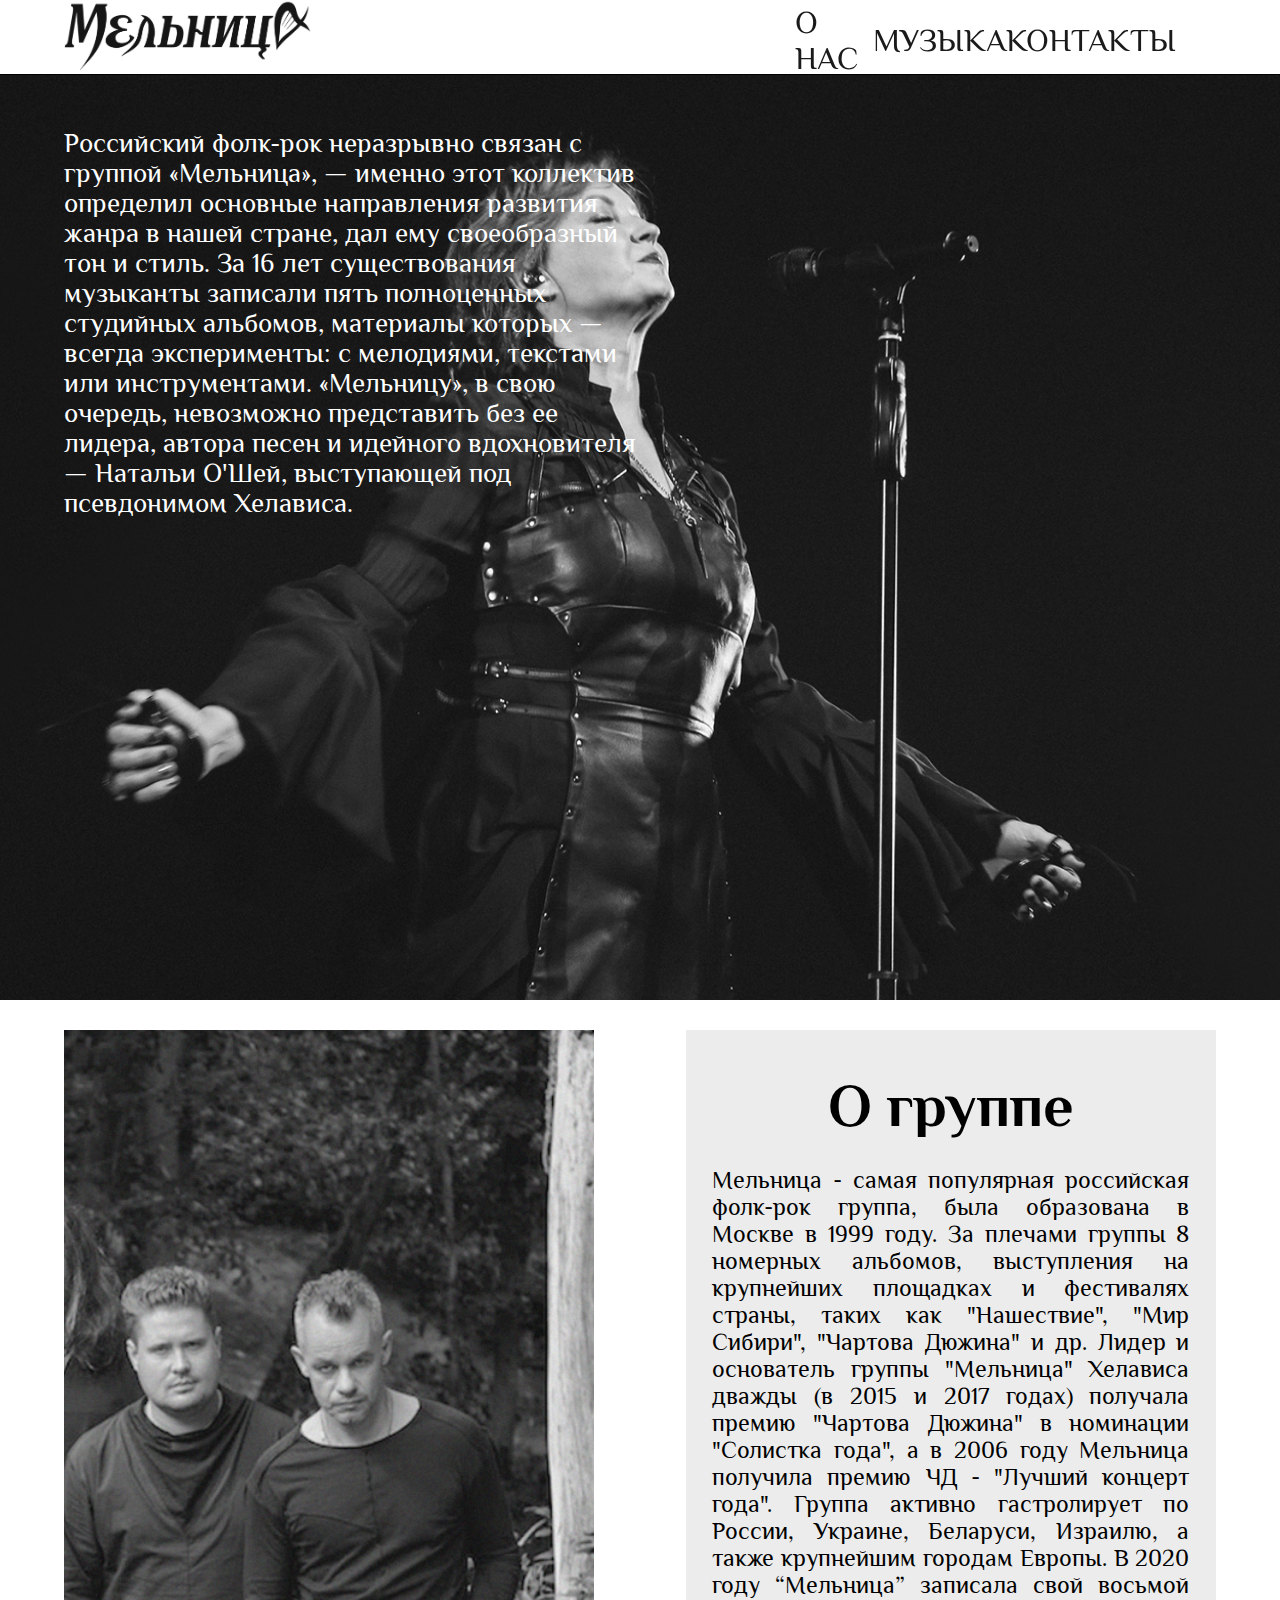
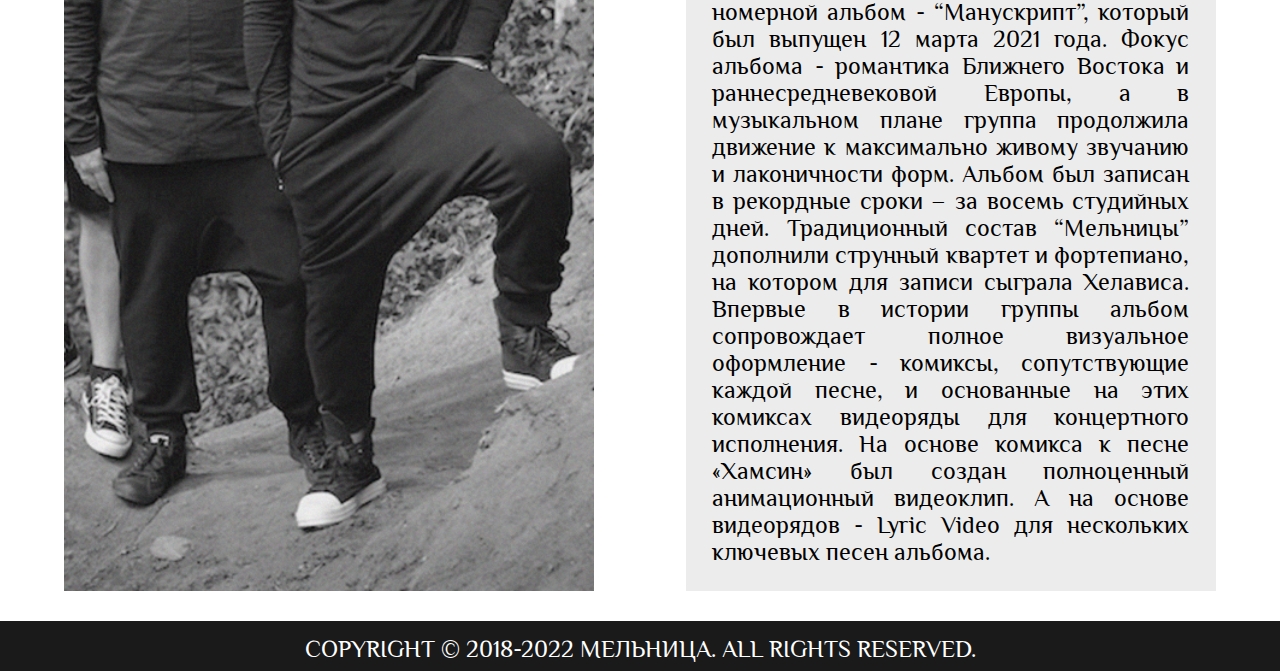
<file: index.html>
<!DOCTYPE html>
<html lang="en">
<head>
    <meta charset="UTF-8">
    <link rel="stylesheet" href="main.css">
    <title>Document</title>
    <link rel="preconnect" href="https://fonts.googleapis.com">
    <link rel="preconnect" href="https://fonts.gstatic.com" crossorigin>
    <link href="https://fonts.googleapis.com/css2?family=Philosopher:wght@400;700&display=swap" rel="stylesheet">
</head>
<body>
    

<div class="header">
    <a href="index.html"><img src="img/logo.png" height = "70px"></a>
    <div class="nav">
        <a href="about.html">о нас</a>
        <a href="music.html">музыка</a>
        <a href="contacts.html">контакты</a>
    </div>  
</div>

<div class="intro">
    <div class="textBlock">
        <p>Российский фолк-рок неразрывно связан с группой «Мельница», — именно этот коллектив определил основные направления развития жанра в нашей стране, дал ему своеобразный тон и стиль. За 16 лет существования музыканты записали пять полноценных студийных альбомов, материалы которых — всегда эксперименты: с мелодиями, текстами или инструментами. «Мельницу», в свою очередь, невозможно представить без ее лидера, автора песен и идейного вдохновителя — Натальи О'Шей, выступающей под псевдонимом Хелависа.
        </p>
        </div>
</div>

<div class="block">
    <div class="imgBox"></div>
    <div class="textBlock2">
        <h1>О группе</h1>
        <p>Мельница - самая популярная российская фолк-рок группа, была образована в Москве в 1999 году. За плечами группы 8 номерных альбомов, выступления на крупнейших площадках и фестивалях страны, таких как "Нашествие", "Мир Сибири", "Чартова Дюжина" и др. Лидер и основатель группы "Мельница" Хелависа дважды (в 2015 и 2017 годах) получала премию "Чартова Дюжина" в номинации "Солистка года", а в 2006 году Мельница получила премию ЧД - "Лучший концерт года". Группа активно гастролирует по России, Украине, Беларуси, Израилю, а также крупнейшим городам Европы. В 2020 году “Мельница” записала свой восьмой номерной альбом - “Манускрипт”, который был выпущен 12 марта 2021 года. Фокус альбома - романтика Ближнего Востока и раннесредневековой Европы, а в музыкальном плане группа продолжила движение к максимально живому звучанию и лаконичности форм. Альбом был записан в рекордные сроки – за восемь студийных дней. Традиционный состав “Мельницы” дополнили струнный квартет и фортепиано, на котором для записи сыграла Хелависа. Впервые в истории группы альбом сопровождает полное визуальное оформление - комиксы, сопутствующие каждой песне, и основанные на этих комиксах видеоряды для концертного исполнения. На основе комикса к песне «Хамсин» был создан полноценный анимационный видеоклип. А на основе видеорядов - Lyric Video для нескольких ключевых песен альбома.</p>
    </div>
</div>

<div class="outro">
    <p>COPYRIGHT © 2018-2022 МЕЛЬНИЦА. ALL RIGHTS RESERVED.</p>
</div>
</body>
</html>
</file>
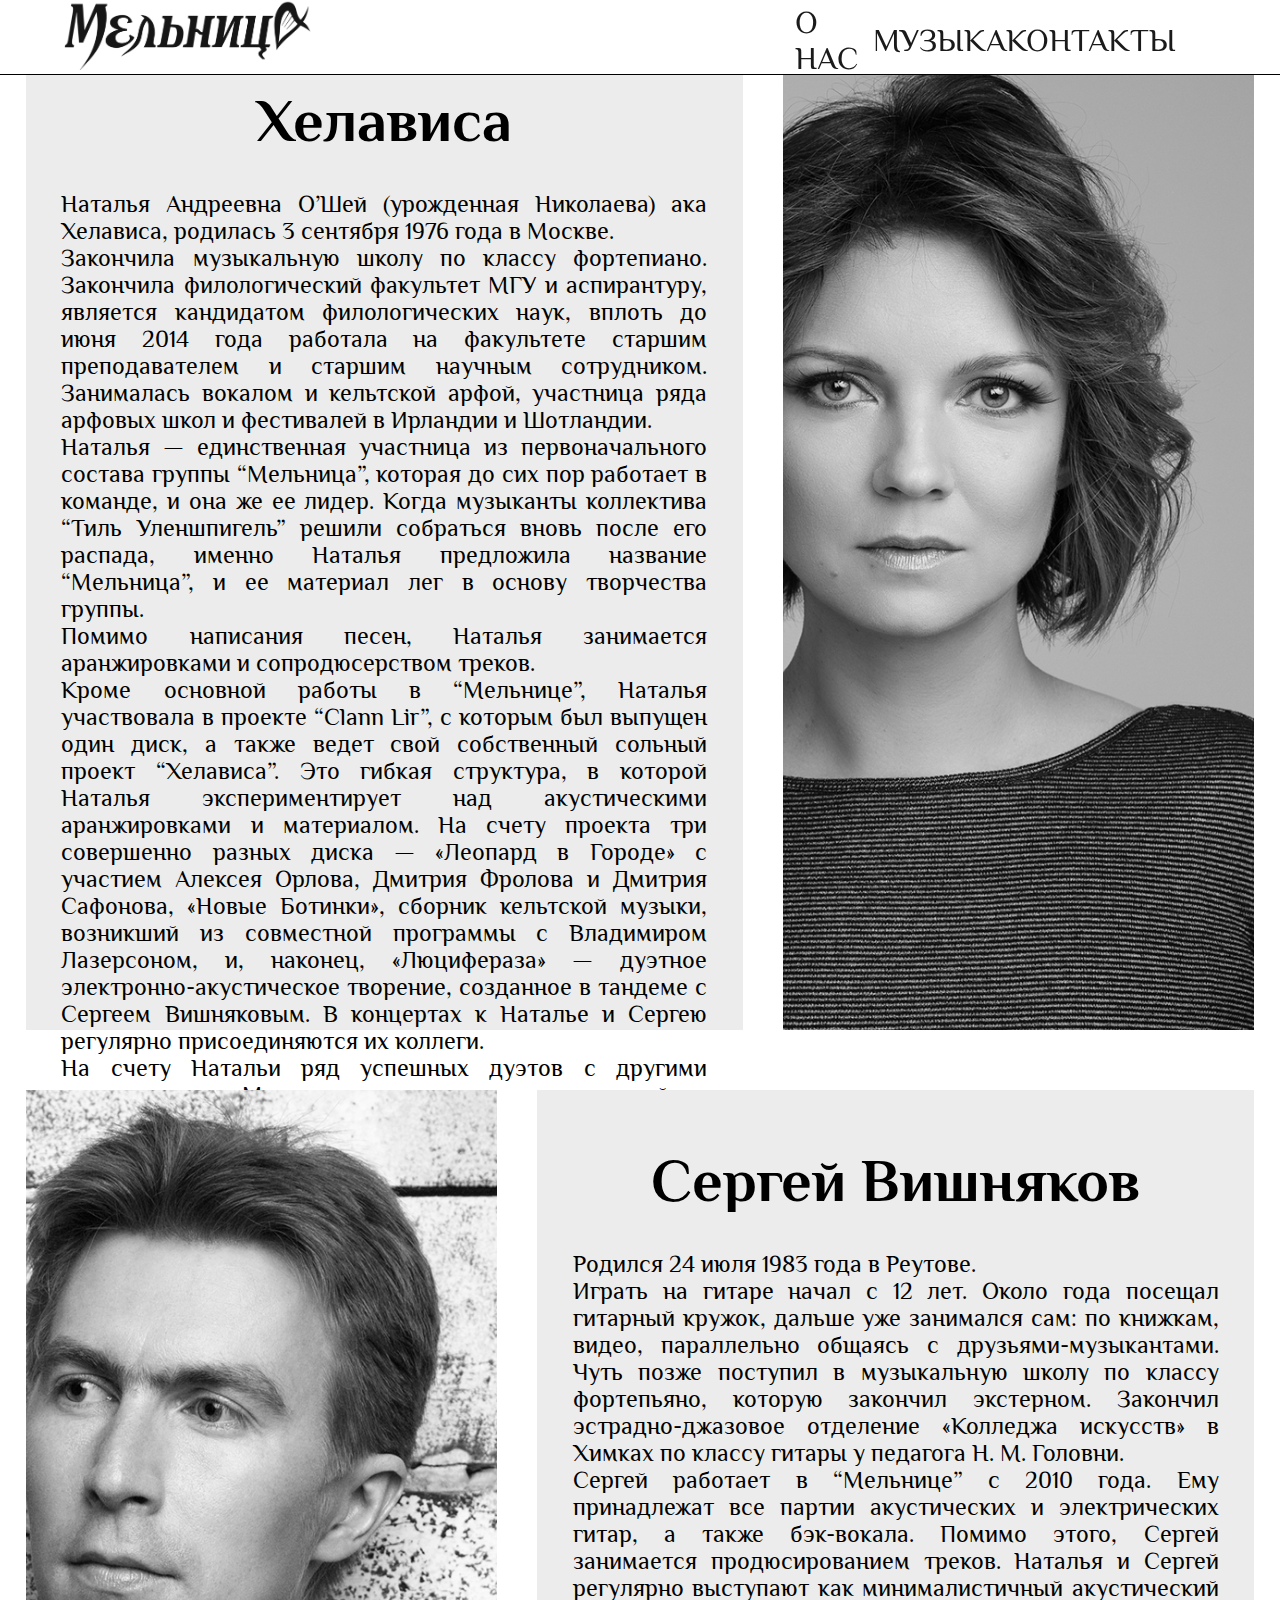
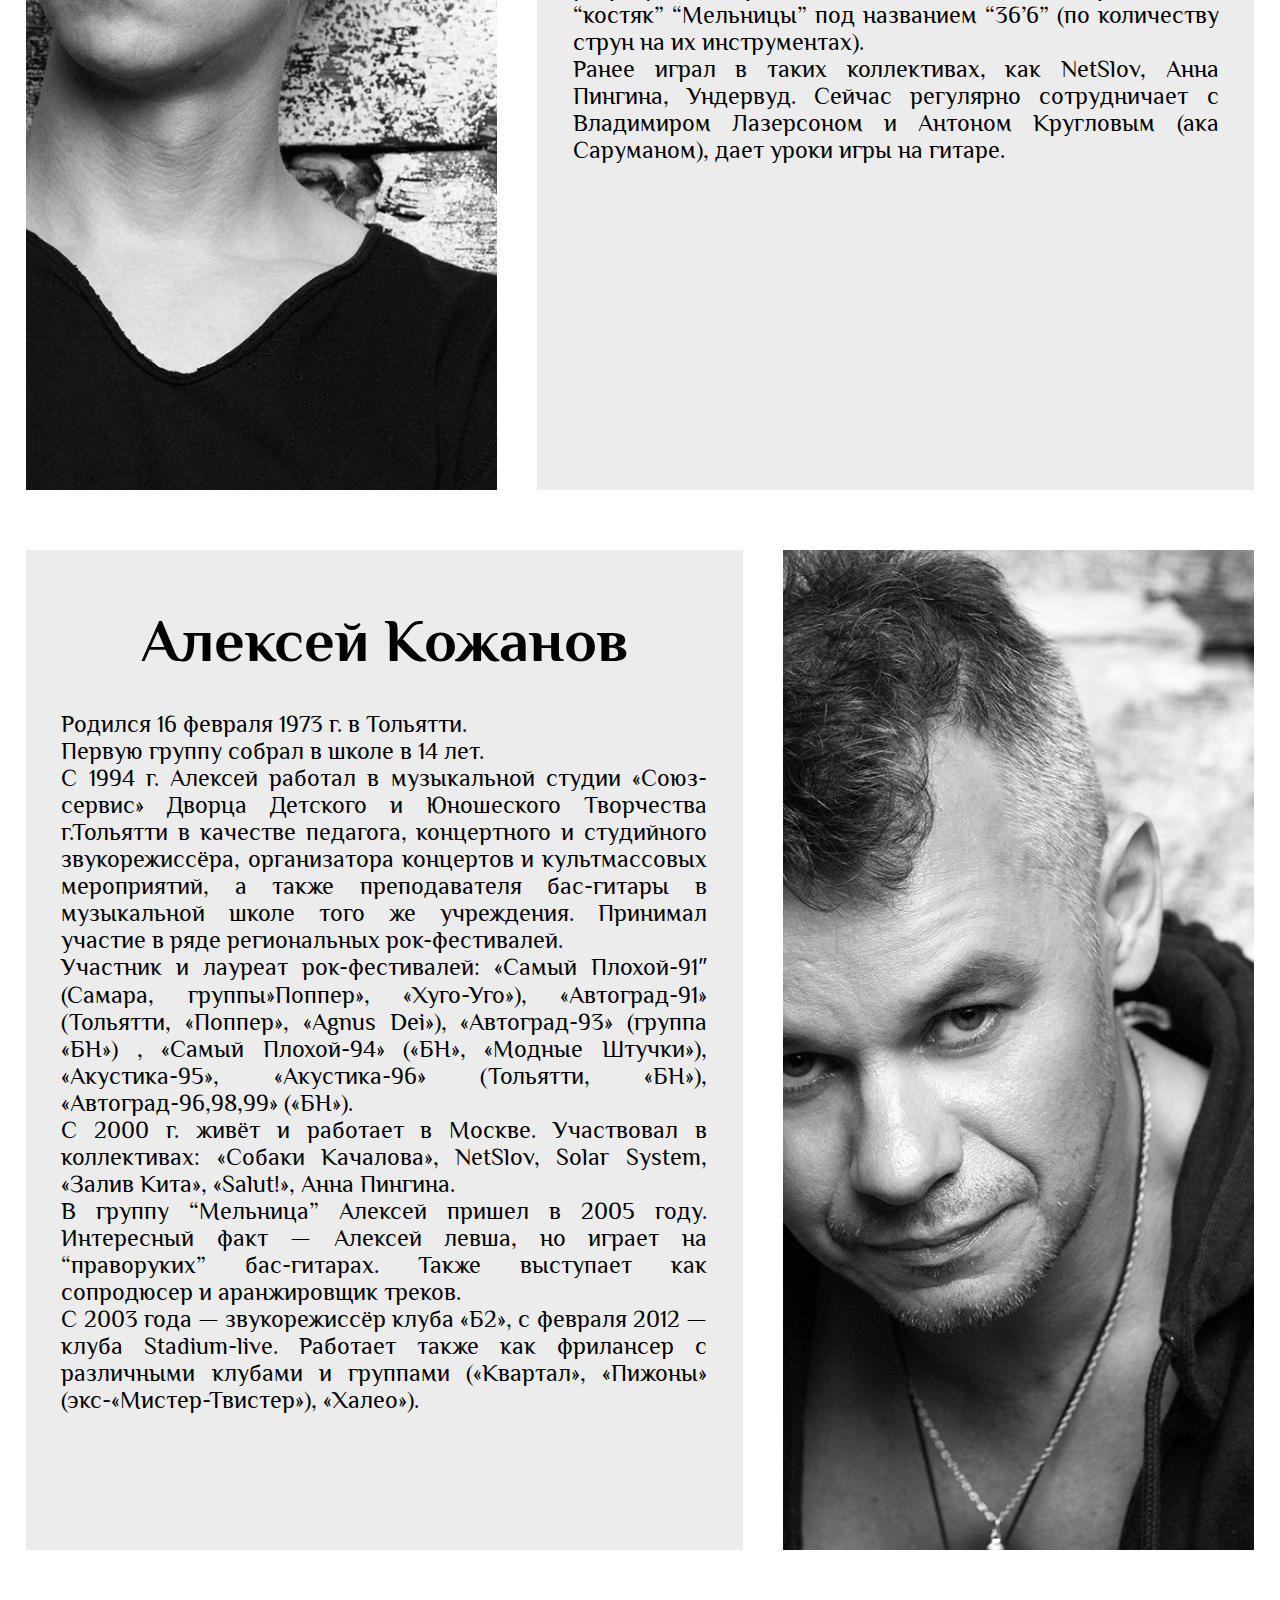
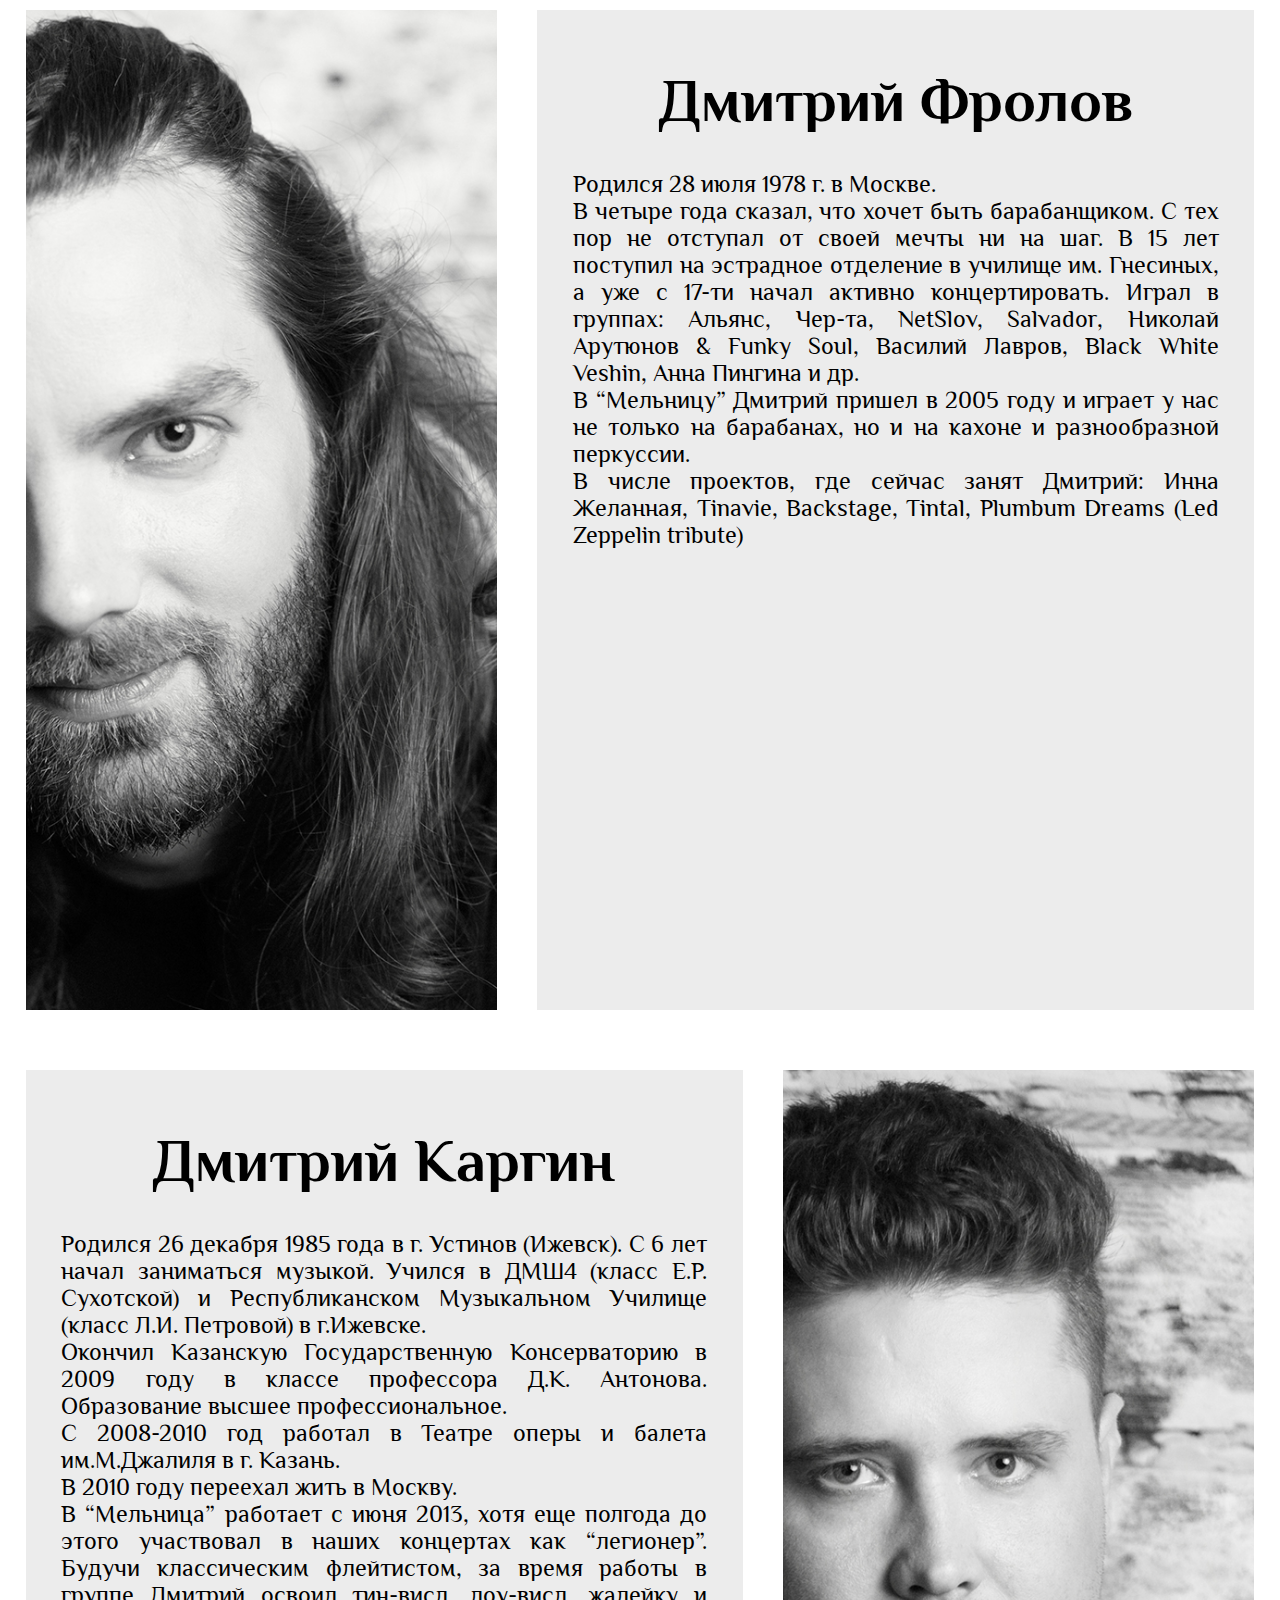
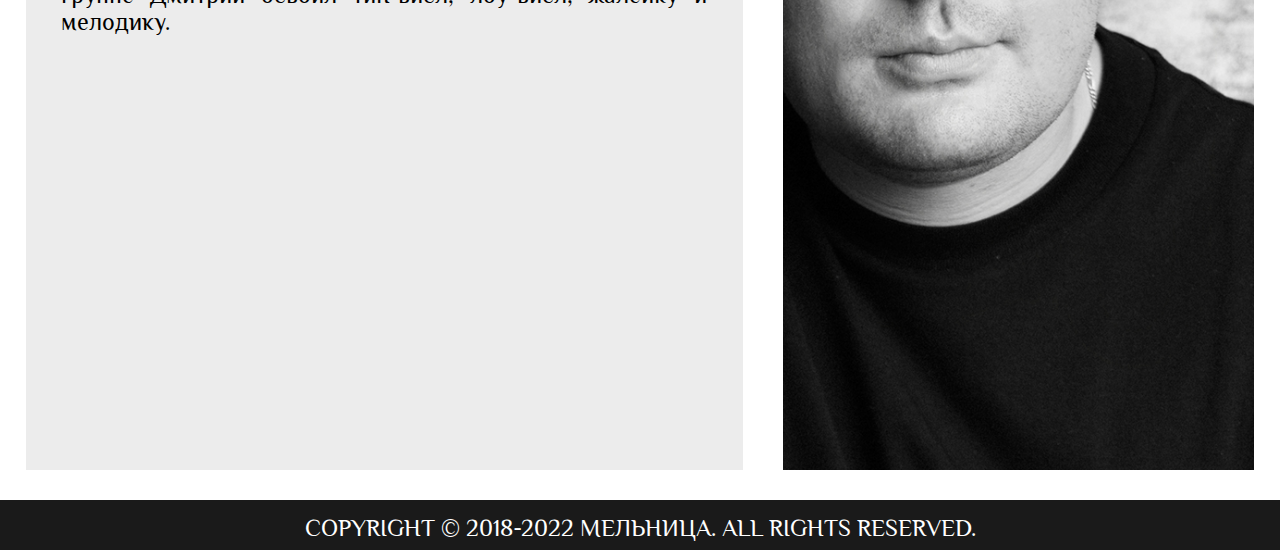
<file: about.html>
<!DOCTYPE html>
<html lang="en">
<head>
    <meta charset="UTF-8">
    <link rel="stylesheet" href="about.css">
    <title>Document</title>
    <link rel="preconnect" href="https://fonts.googleapis.com">
    <link rel="preconnect" href="https://fonts.gstatic.com" crossorigin>
    <link href="https://fonts.googleapis.com/css2?family=Philosopher:wght@400;700&display=swap" rel="stylesheet">
</head>
<body>

<div class="header">
    <a href="index.html"><img src="img/logo.png" height = "70px"></a>
    <div class="nav">
        <a href="about.html">о нас</a>
        <a href="music.html">музыка</a>
        <a href="contacts.html">контакты</a>
    </div>  
</div>

<div class="block">
    <div class="textBlock">
        <h1>Хелависа</h1>
        <p>Наталья Андреевна О’Шей (урожденная Николаева) ака Хелависа, родилась 3 сентября 1976 года в Москве.

            <br>Закончила музыкальную школу по классу фортепиано. Закончила филологический факультет МГУ и аспирантуру, является кандидатом филологических наук, вплоть до июня 2014 года работала на факультете старшим преподавателем и старшим научным сотрудником. Занималась вокалом и кельтской арфой, участница ряда арфовых школ и фестивалей в Ирландии и Шотландии.
            
            <br>Наталья — единственная участница из первоначального состава группы “Мельница”, которая до сих пор работает в команде, и она же ее лидер. Когда музыканты коллектива “Тиль Уленшпигель” решили собраться вновь после его распада, именно Наталья предложила название “Мельница”, и ее материал лег в основу творчества группы.
            
            <br>Помимо написания песен, Наталья занимается аранжировками и сопродюсерством треков.
            
            <br>Кроме основной работы в “Мельнице”, Наталья участвовала в проекте “Clann Lir”, с которым был выпущен один диск, а также ведет свой собственный сольный проект “Хелависа”. Это гибкая структура, в которой Наталья экспериментирует над акустическими аранжировками и материалом. На счету проекта три совершенно разных диска — «Леопард в Городе» с участием Алексея Орлова, Дмитрия Фролова и Дмитрия Сафонова, «Новые Ботинки», сборник кельтской музыки, возникший из совместной программы с Владимиром Лазерсоном, и, наконец, «Люцифераза» — дуэтное электронно-акустическое творение, созданное в тандеме с Сергеем Вишняковым. В концертах к Наталье и Сергею регулярно присоединяются их коллеги.
            
            <br>На счету Натальи ряд успешных дуэтов с другими исполнителями. Можно отметить концертное и студийное сотрудничество с такими группами, как Пикник, Пилот, Кукрыниксы, Ария, После 11, Северо-Восток, LOUNA, а также исполнение партии Такхизис в мюзикле «Последнее Испытание», партии Нариэль в метал-опере «Эльфийская Рукопись» группы Эпидемия и озвучку песни персонажа Джайны в игровой вселенной Warcraft.</p>
    </div>
    <div class="imgBox"></div>
</div>

<div class="block">
    <div class="imgBox1"></div>
    <div class="textBlock1">
        <h1>Сергей Вишняков</h1>
        <p>Родился 24 июля 1983 года в Реутове.

            <br>Играть на гитаре начал с 12 лет. Около года посещал гитарный кружок, дальше уже занимался сам: по книжкам, видео, параллельно общаясь с друзьями-музыкантами. Чуть позже поступил в музыкальную школу по классу фортепьяно, которую закончил экстерном. Закончил эстрадно-джазовое отделение «Колледжа искусств» в Химках по классу гитары у педагога Н. М. Головни.
            
            <br>Сергей работает в “Мельнице” с 2010 года. Ему принадлежат все партии акустических и электрических гитар, а также бэк-вокала. Помимо этого, Сергей занимается продюсированием треков. Наталья и Сергей регулярно выступают как минималистичный акустический “костяк” “Мельницы” под названием “36’6” (по количеству струн на их инструментах).
            
            <br>Ранее играл в таких коллективах, как NetSlov, Анна Пингина, Ундервуд. Сейчас регулярно сотрудничает с Владимиром Лазерсоном и Антоном Кругловым (ака Саруманом), дает уроки игры на гитаре.
    </div>
</div>

<div class="block">
    <div class="textBlock">
        <h1>Алексей Кожанов</h1>
        <p>Родился 16 февраля 1973 г. в Тольятти.

            <br>Первую группу собрал в школе в 14 лет.
            
            <br>С 1994 г. Алексей работал в музыкальной студии «Союз-сервис» Дворца Детского и Юношеского Творчества г.Тольятти в качестве педагога, концертного и студийного звукорежиссëра, организатора концертов и культмассовых мероприятий, а также преподавателя бас-гитары в музыкальной школе того же учреждения. Принимал участие в ряде региональных рок-фестивалей.
            
            <br>Участник и лауреат рок-фестивалей: «Самый Плохой-91″ (Самара, группы»Поппер», «Хуго-Уго»), «Автоград-91» (Тольятти, «Поппер», «Agnus Dei»), «Автоград-93» (группа «БН») , «Самый Плохой-94» («БН», «Модные Штучки»), «Акустика-95», «Акустика-96» (Тольятти, «БН»), «Автоград-96,98,99» («БН»).
            
            <br>С 2000 г. живëт и работает в Москве. Участвовал в коллективах: «Собаки Качалова», NetSlov, Solar System, «Залив Кита», «Salut!», Анна Пингина.
            
            <br>В группу “Мельница” Алексей пришел в 2005 году. Интересный факт — Алексей левша, но играет на “праворуких” бас-гитарах. Также выступает как сопродюсер и аранжировщик треков.
            
            <br>С 2003 года — звукорежиссëр клуба «Б2», с февраля 2012 — клуба Stadium-live. Работает также как фрилансер с различными клубами и группами («Квартал», «Пижоны» (экс-«Мистер-Твистер»), «Халео»).
    </div>
    <div class="imgBox2"></div>
</div>

<div class="block">
    <div class="imgBox3"></div>
    <div class="textBlock1">
        <h1>Дмитрий Фролов</h1>
        <p>Родился 28 июля 1978 г. в Москве.

            <br>В четыре года сказал, что хочет быть барабанщиком. С тех пор не отступал от своей мечты ни на шаг. В 15 лет поступил на эстрадное отделение в училище им. Гнесиных, а уже с 17-ти начал активно концертировать. Играл в группах: Альянс, Чер-та, NetSlov, Salvador, Николай Арутюнов & Funky Soul, Василий Лавров, Black White Veshin, Анна Пингина и др.
            
            <br>В “Мельницу” Дмитрий пришел в 2005 году и играет у нас не только на барабанах, но и на кахоне и разнообразной перкуссии.
            
            <br>В числе проектов, где сейчас занят Дмитрий: Инна Желанная, Tinavie, Backstage, Tintal, Plumbum Dreams (Led Zeppelin tribute)
    </div>
</div>

<div class="block">
    <div class="textBlock">
        <h1>Дмитрий Каргин</h1>
        <p>Родился 26 декабря 1985 года в г. Устинов (Ижевск). С 6 лет начал заниматься музыкой. Учился в ДМШ4 (класс Е.Р. Сухотской) и Республиканском Музыкальном Училище (класс Л.И. Петровой) в г.Ижевске.

            <br>Окончил Казанскую Государственную Консерваторию в 2009 году в классе профессора Д.К. Антонова. Образование высшее профессиональное.
            
            <br>С 2008-2010 год работал в Театре оперы и балета им.М.Джалиля в г. Казань.
            
            <br>В 2010 году переехал жить в Москву.
            
            <br>В “Мельница” работает с июня 2013, хотя еще полгода до этого участвовал в наших концертах как “легионер”. Будучи классическим флейтистом, за время работы в группе Дмитрий освоил тин-висл, лоу-висл, жалейку и мелодику.
    </div>
    <div class="imgBox4"></div>
</div>

<div class="outro">
    <p>COPYRIGHT © 2018-2022 МЕЛЬНИЦА. ALL RIGHTS RESERVED.</p>
</div>

</body>
</html>
</file>
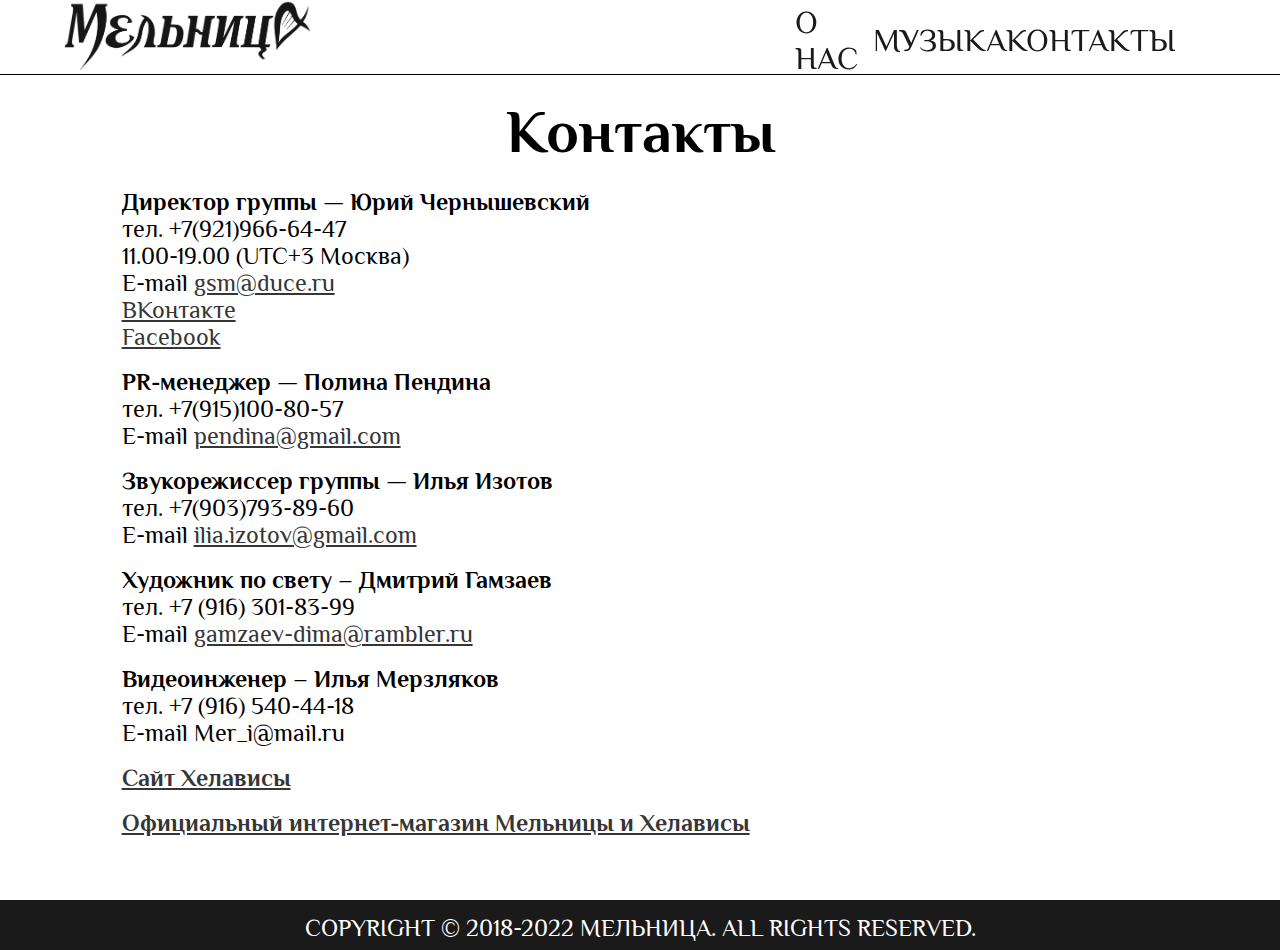
<file: contacts.html>
<!DOCTYPE html>
<html lang="en">
<head>
    <meta charset="UTF-8">
    <link rel="stylesheet" href="contacts.css">
    <title>Document</title>
    <link rel="preconnect" href="https://fonts.googleapis.com">
    <link rel="preconnect" href="https://fonts.gstatic.com" crossorigin>
    <link href="https://fonts.googleapis.com/css2?family=Philosopher:wght@400;700&display=swap" rel="stylesheet">
</head>
<body>
<div class="header">
    <a href="index.html"><img src="img/logo.png" height = "70px"></a>
    <div class="nav">
        <a href="about.html">о нас</a>
        <a href="music.html">музыка</a>
        <a href="contacts.html">контакты</a>
    </div>  
</div>

<div class="container">
    <div class="titles">
        <h1>Контакты</h1>
        <p><b>Директор группы — Юрий Чернышевский</b></p>
        <p>тел. +7(921)966-64-47</p>
        <p>11.00-19.00 (UTC+3 Москва)</p>
        <p>E-mail <a href="mailto:gsm@duce.ru">gsm@duce.ru</a></p> 
        <a href="https://vk.com/yury__che"><p>ВКонтакте</p></a>
        <a href="https://www.facebook.com/yury.che"><p>Facebook</p></a>
        <br>
        <p><b>PR-менеджер — Полина Пендина</b></p>
        <p>тел. +7(915)100-80-57</p>
        <p>E-mail <a href="mailto:pendina@gmail.com">pendina@gmail.com</a></p>
        <br>
        <p><b>Звукорежиссер группы — Илья Изотов</b></p>
        <p>тел. +7(903)793-89-60</p>
        <p>E-mail <a href="mailto:ilia.izotov@gmail.com">ilia.izotov@gmail.com</a></p>
        <br>
        <p><b>Художник по свету – Дмитрий Гамзаев</b></p>
        <p>тел. +7 (916) 301-83-99</p>
        <p>E-mail <a href="mailto:gamzaev-dima@rambler.ru">gamzaev-dima@rambler.ru</a></p>
        <br>
        <p><b>Видеоинженер – Илья Мерзляков</b></p>
        <p>тел. +7 (916) 540-44-18</p>
        <p>E-mail Mer_i@mail.ru</p>
        <br>
        <a href="http://www.helavisa.ru"><p><b>Сайт Хелависы</b></p></a>
        <br>
        <a href="https://shop.melnitsa.info"><p><b>Официальный интернет-магазин Мельницы и Хелависы</b></p></a>
    </div>
</div>

<div class="outro">
    <p>COPYRIGHT © 2018-2022 МЕЛЬНИЦА. ALL RIGHTS RESERVED.</p>
</div>
</body>
</html>
</file>
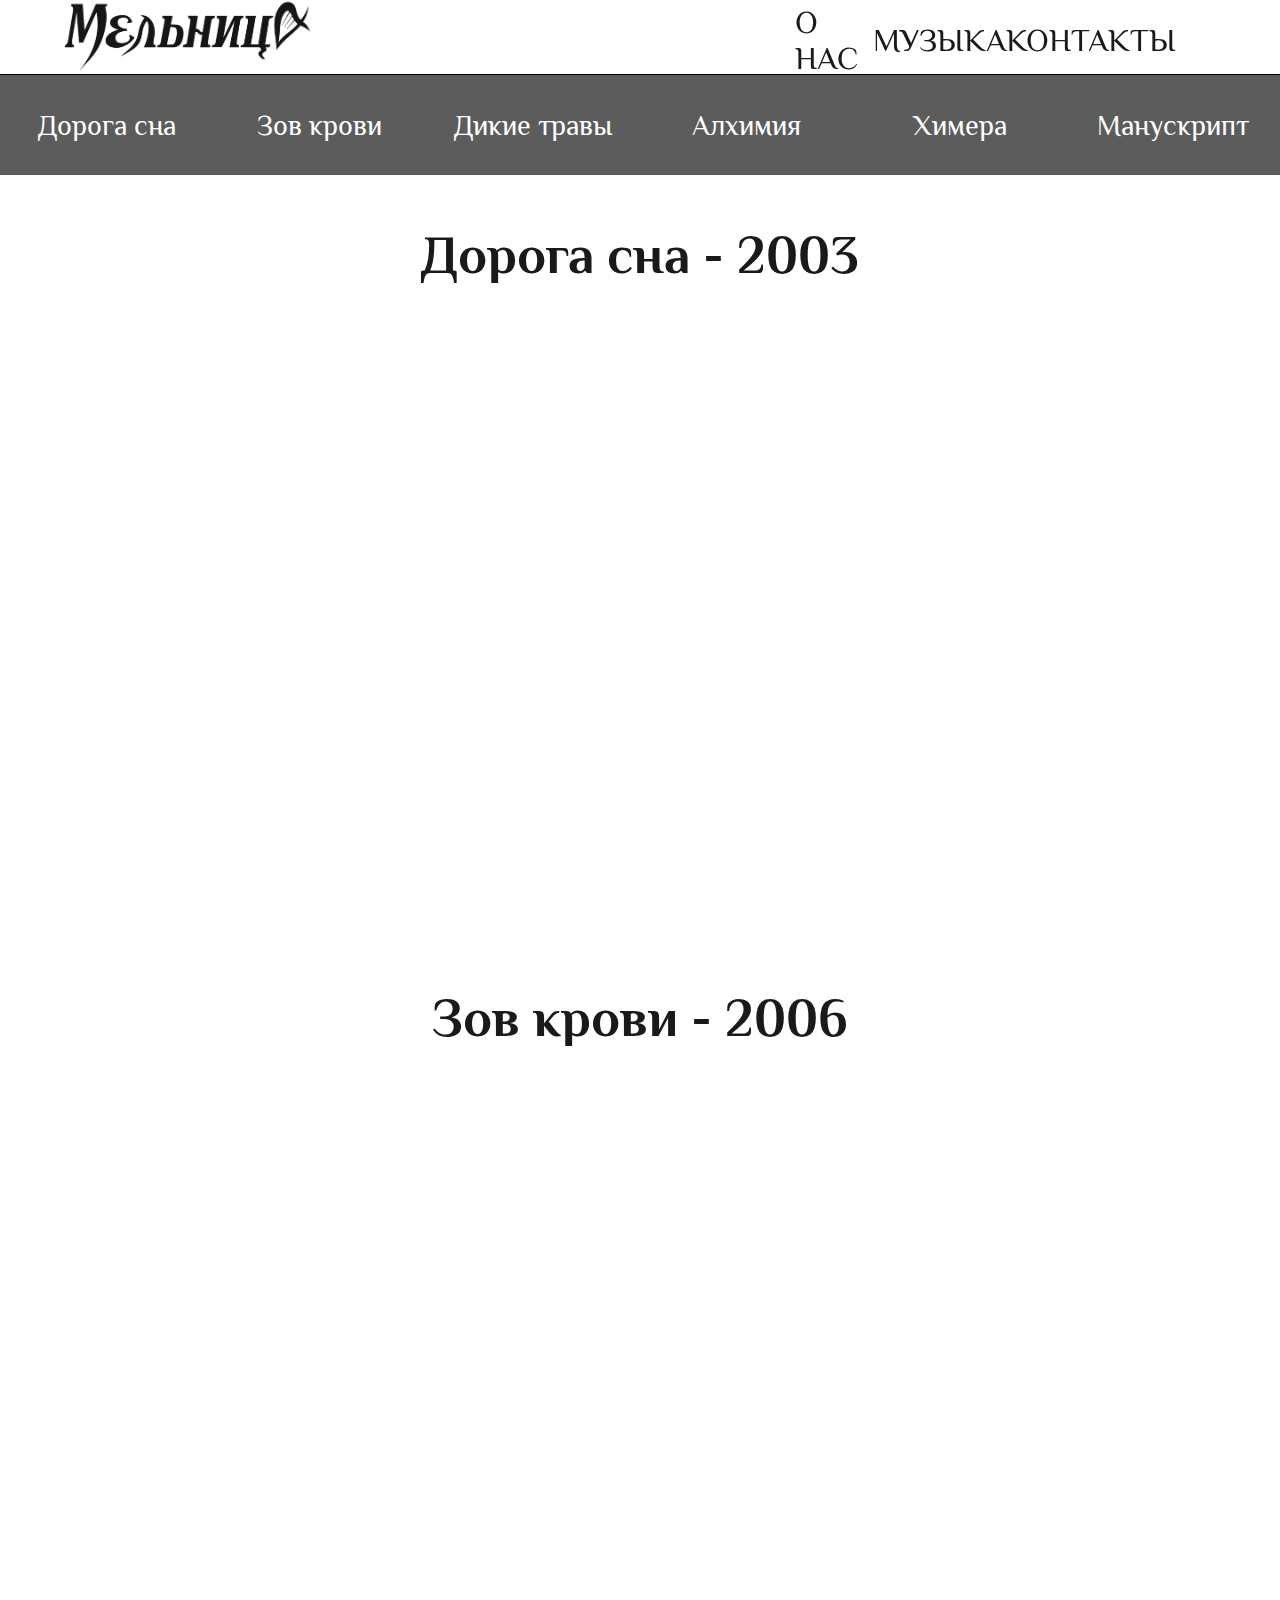
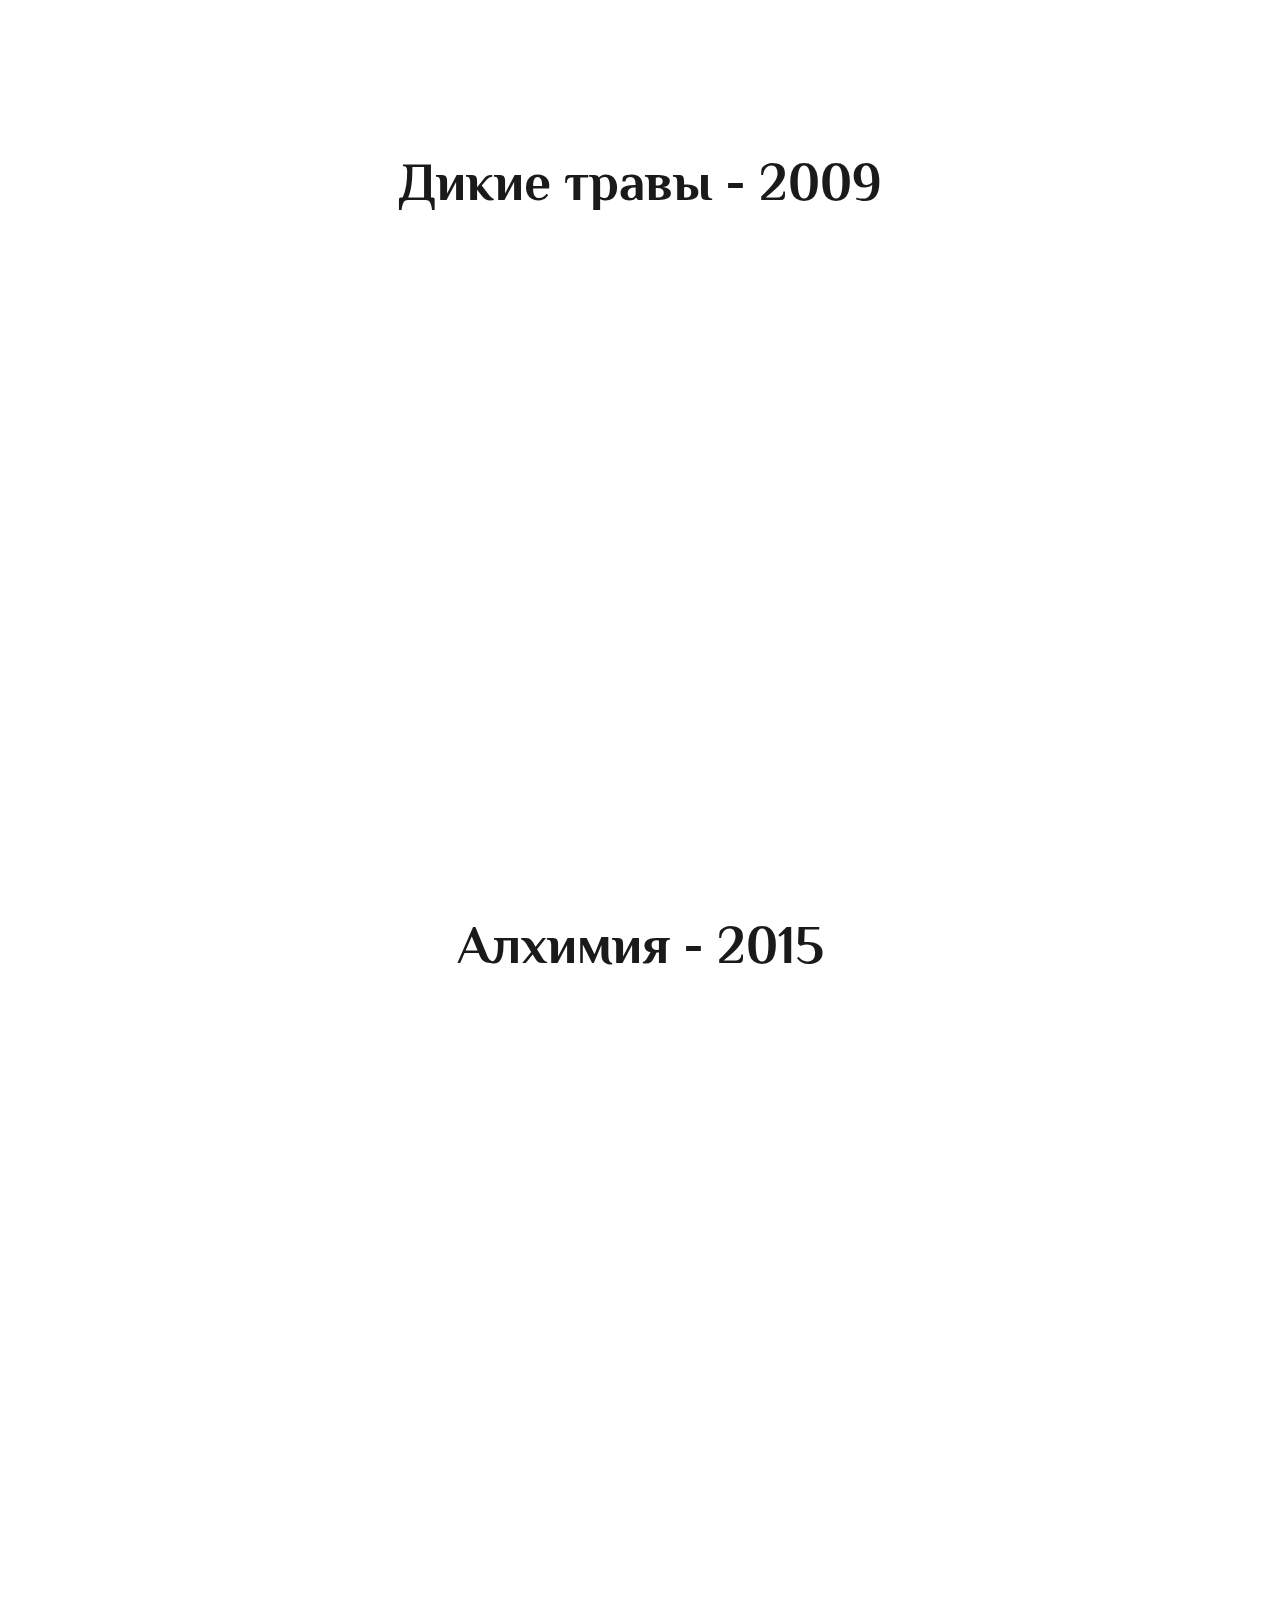
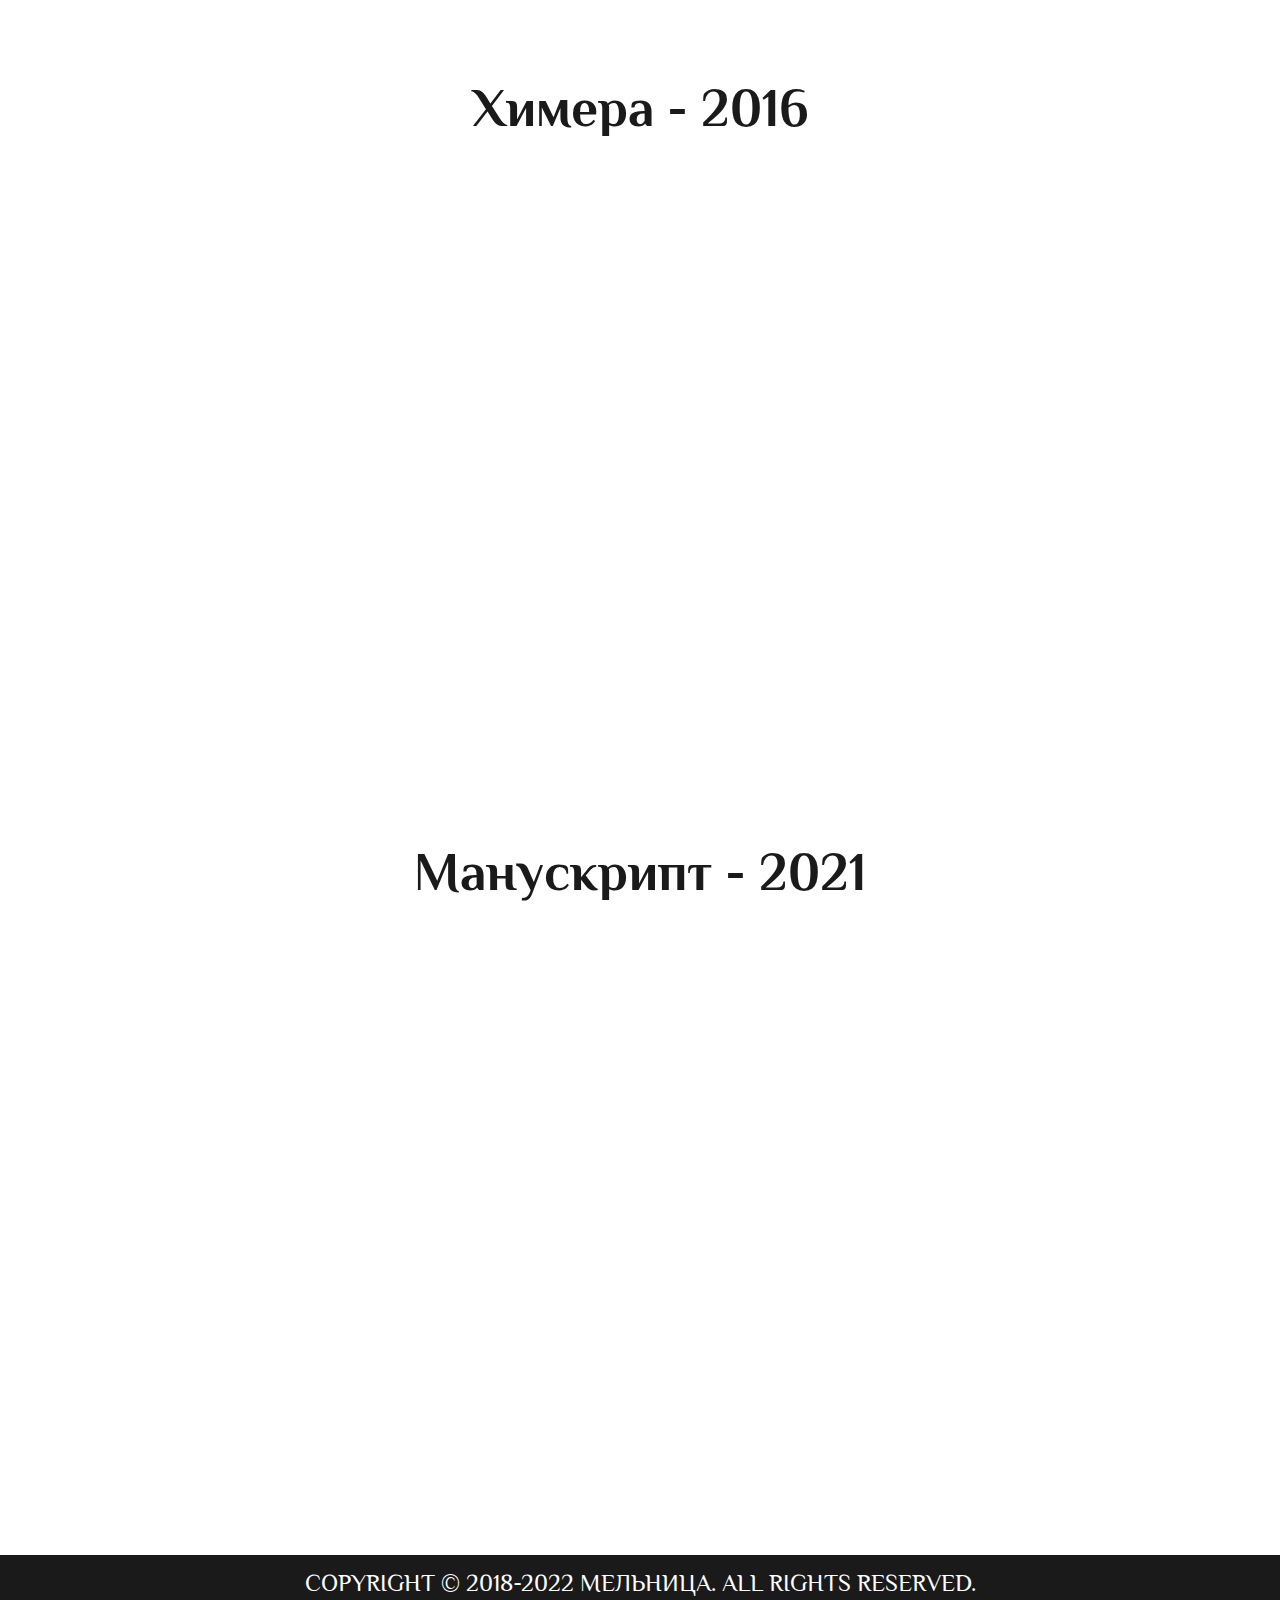
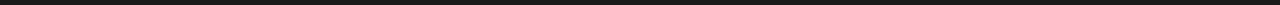
<file: music.html>
<!DOCTYPE html>
<html lang="en">
<head>
    <meta charset="UTF-8">
    <link rel="stylesheet" href="music.css">
    <title>Document</title>
    <link rel="preconnect" href="https://fonts.googleapis.com">
    <link rel="preconnect" href="https://fonts.gstatic.com" crossorigin>
    <link href="https://fonts.googleapis.com/css2?family=Philosopher:wght@400;700&display=swap" rel="stylesheet">
</head>
<body>
    
<div class="header">
    <a href="index.html"><img src="img/logo.png" height = "70px"></a>
    <div class="nav">
        <a href="about.html">о нас</a>
        <a href="music.html">музыка</a>
        <a href="contacts.html">контакты</a>
    </div>  
</div>

<div class="container">
    <div class="wrapper">
        <button class="tablink" onclick="openPage('sleeproad', this, '#1a1a1a')" id="defaultOpen">Дорога сна</button>
        <button class="tablink" onclick="openPage('callofblood', this, '#1a1a1a')">Зов крови</button>
        <button class="tablink" onclick="openPage('wildherbs', this, '#1a1a1a')">Дикие травы</button>
        <button class="tablink" onclick="openPage('alchemy', this, '#1a1a1a')">Алхимия</button>
        <button class="tablink" onclick="openPage('chimera', this, '#1a1a1a')">Химера</button>
        <button class="tablink" onclick="openPage('manuscript', this, '#1a1a1a')">Манускрипт</button>
    </div>

    <div id="sleeproad" class="tabcontent">
        <h1>Дорога сна - 2003</h1>
        <iframe frameborder="0" style="border:none;width:100%;height: 550px;" width="100%" height="550" src="https://music.yandex.ru/iframe/#album/439083">Слушайте <a href='https://music.yandex.ru/album/439083'>Дорога сна</a> — <a href='https://music.yandex.ru/artist/359577'>Мельница</a> на Яндекс Музыке</iframe>
    </div>
    

    <div id="callofblood" class="tabcontent">
        <h1>Зов крови - 2006</h1>
        <iframe frameborder="0" style="border:none;width:100%;height:550px;" width="100%" height="550" src="https://music.yandex.ru/iframe/#album/168865">Слушайте <a href='https://music.yandex.ru/album/168865'>Зов крови</a> — <a href='https://music.yandex.ru/artist/359577'>Мельница</a> на Яндекс Музыке</iframe>
    </div>

    <div id="wildherbs" class="tabcontent">
        <h1>Дикие травы - 2009</h1>
        <iframe frameborder="0" style="border:none;width:100%;height:550px;" width="100%" height="550" src="https://music.yandex.ru/iframe/#album/168842">Слушайте <a href='https://music.yandex.ru/album/168842'>Дикие травы</a> — <a href='https://music.yandex.ru/artist/359577'>Мельница</a> на Яндекс Музыке</iframe>
    </div>

    <div id="alchemy" class="tabcontent">
        <h1>Алхимия - 2015</h1>
        <iframe frameborder="0" style="border:none;width:100%;height:550px;" width="100%" height="550" src="https://music.yandex.ru/iframe/#album/2996824">Слушайте <a href='https://music.yandex.ru/album/2996824'>Алхимия</a> — <a href='https://music.yandex.ru/artist/359577'>Мельница</a> на Яндекс Музыке</iframe>
    </div>

    <div id="chimera" class="tabcontent">
        <h1>Химера - 2016</h1>
        <iframe frameborder="0" style="border:none;width:100%;height:550px;" width="100%" height="550" src="https://music.yandex.ru/iframe/#album/3848411">Слушайте <a href='https://music.yandex.ru/album/3848411'>Химера</a> — <a href='https://music.yandex.ru/artist/359577'>Мельница</a> на Яндекс Музыке</iframe>
    </div>

    <div id="manuscript" class="tabcontent">
        <h1>Манускрипт - 2021</h1>
        <iframe frameborder="0" style="border:none;width:100%;height:550px;" width="100%" height="550" src="https://music.yandex.ru/iframe/#album/14050558">Слушайте <a href='https://music.yandex.ru/album/14050558'>Манускрипт</a> — <a href='https://music.yandex.ru/artist/359577'>Мельница</a> на Яндекс Музыке</iframe>
    </div>

<div class="outro">
    <p>COPYRIGHT © 2018-2022 МЕЛЬНИЦА. ALL RIGHTS RESERVED.</p>
</div>
<script src="pages.js"></script>
</body>
</html>
</file>
<file: main.css>
*{
    margin: 0;
    padding: 0;
    box-sizing: border-box;
}

.header{
    height: 75px;
    width: 100%;
    display: flex;
    justify-content: space-between;
    padding: 0 5%;
    position: fixed;
    top: 0;
    z-index: 1;
    background-color: white;
    border-bottom: 1px solid black;
}

.nav a{
    text-decoration: none;
    font-size: 24pt;
    font-family: 'Philosopher', sans-serif;
    font-style: bold;
    line-height: normal;
    text-transform: uppercase;
    color: #1a1a1a;
    transition: all 1s ease 0s
}

.nav a:hover{
    color: rgb(97, 97, 97);
    font-size: 28pt;
}

.nav{
    height: 100%;
    width: 40%;
    display: flex;
    align-items: center;
    justify-content: space-between;
    padding: 40px;
}

.intro{
    height: 1000px;
    width: 100%;
    background: url('img/main_ph.png') 100% 100% no-repeat;
    background-size: cover;
}

.textBlock{
    height: auto;
    width: 50%;
    padding-top: 10%;
    padding-left: 5%;
    padding-bottom: 26%;
    text-align: left;
}

.textBlock p{
    font-size: 20pt;
    font-family: 'Philosopher', sans-serif;
    line-height: normal;
    color: white;
}

.body{
    background-color: white;
}   

.block{
    padding-top: 30px;
    padding-bottom: 30px;
    display: flex;
}

.textBlock2{
    background-color: #ececec;
    width: 43%;
    margin-left: 2%;
    margin-right: 5%;
    border-left: 20px white solid;
}

.imgBox{
    width: 43%;
    height: auto;
    margin-left: 5%;
    margin-right: 2%;
    border-right: 20px white solid;
    background: url("img/about_group.png") 100% 100% no-repeat;
    background-size: cover;
}

.textBlock2 h1{
    padding-top: 8%;
    font-size: 45pt;
    font-family: 'Philosopher', sans-serif;
    line-height: normal;
    text-align: center;
}

.textBlock2 p{
    font-size: 18pt;
    font-family: 'Philosopher', sans-serif;
    line-height: normal;
    text-align: justify;
    padding: 5%;
}

.outro {
    height: 50px;
    width: 100%;
    background-color: #1a1a1a;
}

.outro p{
    font-size: 18pt;
    font-family: 'Philosopher', sans-serif;
    line-height: normal;
    text-align: center;
    color: white;
    transform: translateY(50%);
}
</file>
<file: about.css>
*{
    margin: 0;
    padding: 0;
    box-sizing: border-box;
}

.header{
    height: 75px;
    width: 100%;
    display: flex;
    justify-content: space-between;
    padding: 0 5%;
    position: fixed;
    top: 0;
    z-index: 1;
    background-color: white;
    border-bottom: 1px solid black;
}

.nav a{
    text-decoration: none;
    font-size: 24pt;
    font-family: 'Philosopher', sans-serif;
    font-style: bold;
    line-height: normal;
    text-transform: uppercase;
    color: #1a1a1a;
    transition: all 1s ease 0s
}

.nav a:hover{
    color: rgb(97, 97, 97);
    font-size: 28pt;
}

.nav{
    height: 100%;
    width: 40%;
    display: flex;
    align-items: center;
    justify-content: space-between;
    padding: 40px;
}

.block{
    padding-top: 30px;
    padding-bottom: 30px;
    display: flex;
}

.textBlock{
    background-color: #ececec;
    width: 60%;
    margin-left: 2%;
    border-right: 20px white solid;
    height: 1000px;
}

.imgBox{
    width: 40%;
    height: 1000px;
    margin-right: 2%;
    border-left: 20px white solid;
    background: url("img/Hellawes-Page.png") 100% 100% no-repeat;
    background-size: cover;
}

.imgBox1{
    width: 40%;
    height: 1000px;
    margin-left: 2%;
    border-right: 20px white solid;
    background: url("img/Vishnya-Page.png") 100% 100% no-repeat;
    background-size: cover;
}

.imgBox2{
    width: 40%;
    height: 1000px;
    margin-right: 2%;
    border-left: 20px white solid;
    background: url("img/Lyoha-Page.png") 100% 100% no-repeat;
    background-size: cover;
}

.imgBox3{
    width: 40%;
    height: 1000px;
    margin-left: 2%;
    border-right: 20px white solid;
    background: url("img/Frol-Page.png") 100% 100% no-repeat;
    background-size: cover;
}

.imgBox4{
    width: 40%;
    height: 1000px;
    margin-right: 2%;
    border-left: 20px white solid;
    background: url("img/DimaK-Page.png") 100% 100% no-repeat;
    background-size: cover;
}

.textBlock1{
    background-color: #ececec;
    width: 60%;
    margin-right: 2%;
    border-left: 20px white solid;
    height: 1000px;
}

.textBlock h1{
    padding-top: 8%;
    font-size: 45pt;
    font-family: 'Philosopher', sans-serif;
    line-height: normal;
    text-align: center;
}

.textBlock p{
    font-size: 18pt;
    font-family: 'Philosopher', sans-serif;
    line-height: normal;
    text-align: justify;
    padding: 5%;
}

.textBlock1 h1{
    padding-top: 8%;
    font-size: 45pt;
    font-family: 'Philosopher', sans-serif;
    line-height: normal;
    text-align: center;
}

.textBlock1 p{
    font-size: 18pt;
    font-family: 'Philosopher', sans-serif;
    line-height: normal;
    text-align: justify;
    padding: 5%;
}

.outro {
    height: 50px;
    width: 100%;
    background-color: #1a1a1a;
}

.outro p{
    font-size: 18pt;
    font-family: 'Philosopher', sans-serif;
    line-height: normal;
    text-align: center;
    color: white;
    transform: translateY(50%);
}
</file>
<file: contacts.css>
*{
    margin: 0;
    padding: 0;
    box-sizing: border-box;
}

.header{
    height: 75px;
    width: 100%;
    display: flex;
    justify-content: space-between;
    padding: 0 5%;
    position: fixed;
    top: 0;
    z-index: 1;
    background-color: white;
    border-bottom: 1px solid black;
}

.nav a{
    text-decoration: none;
    font-size: 24pt;
    font-family: 'Philosopher', sans-serif;
    font-style: bold;
    line-height: normal;
    text-transform: uppercase;
    color: #1a1a1a;
    transition: all 1s ease 0s
}

.nav a:hover{
    color: rgb(97, 97, 97);
    font-size: 28pt;
}

.nav{
    height: 100%;
    width: 40%;
    display: flex;
    align-items: center;
    justify-content: space-between;
    padding: 40px;
}

.outro {
    height: 50px;
    width: 100%;
    background-color: #1a1a1a;
}

.container{
    height: 100%;
    margin-top: 75px;
}

.titles{
    margin: 5%;
}

.titles h1{
    padding-top: 2%;
    font-size: 45pt;
    font-family: 'Philosopher', sans-serif;
    line-height: normal;
    text-align: center;
}

.titles p{
    font-size: 18pt;
    font-family: 'Philosopher', sans-serif;
    line-height: normal;
    text-align: justify;
    padding: 0 5%;
}

A {
    color: #363636; /* Цвет ссылок */
}

A:visited {
    color: #7a7a7a; /* Цвет посещенных ссылок */
}

A:active {
    color: #443439; /* Цвет активных ссылок */
}

.titles h1{
    padding-bottom: 2%;
}
.outro p{
    font-size: 18pt;
    font-family: 'Philosopher', sans-serif;
    line-height: normal;
    text-align: center;
    color: white;
    transform: translateY(50%);
}
</file>
<file: music.css>
*{
    margin: 0;
    padding: 0;
    box-sizing: border-box;
}

.header{
    height: 75px;
    width: 100%;
    display: flex;
    justify-content: space-between;
    padding: 0 5%;
    position: fixed;
    top: 0;
    z-index: 1;
    background-color: white;
    border-bottom: 1px solid black;
}

.nav a{
    text-decoration: none;
    font-size: 24pt;
    font-family: 'Philosopher', sans-serif;
    font-style: bold;
    line-height: normal;
    text-transform: uppercase;
    color: #1a1a1a;
    transition: all 1s ease 0s
}

.nav a:hover{
    color: rgb(97, 97, 97);
    font-size: 28pt;
}

.nav{
    height: 100%;
    width: 40%;
    display: flex;
    align-items: center;
    justify-content: space-between;
    padding: 40px;
}

.tablink {
    background-color: rgba(92, 92, 92);
    color: #fff;
    float: left;
    border: none;
    outline: none;
    cursor: pointer;
    padding: 14px 16px;
    font-size: 28px;
    font-family: 'Philosopher', sans-serif;
    width: 16.66666665%;
    height: 100px;
}
.tablink:hover {
    background-color: rgb(136, 136, 136);
}

.tabcontent {
    color: #1a1a1a;
    font-family: 'Philosopher', sans-serif;
    font-size: 20pt;
    display: flex;
    flex-direction: column;
    padding: 50px;
    height: 100%;
    justify-content: space-between;
    align-items: center;
}

.container{
    margin-top: 75px;
    height: 100%;
}

.outro {
    height: 50px;
    width: 100%;
    background-color: #1a1a1a;
}

.outro p{
    font-size: 18pt;
    font-family: 'Philosopher', sans-serif;
    line-height: normal;
    text-align: center;
    color: white;
    transform: translateY(50%);
}

.tabcontent h1{
    margin-bottom: 1em;
}

.wrapper{
    width: 100%;
    display: flex;
    justify-content: space-between;
    background-color: rgba(92, 92, 92);
}
</file>
